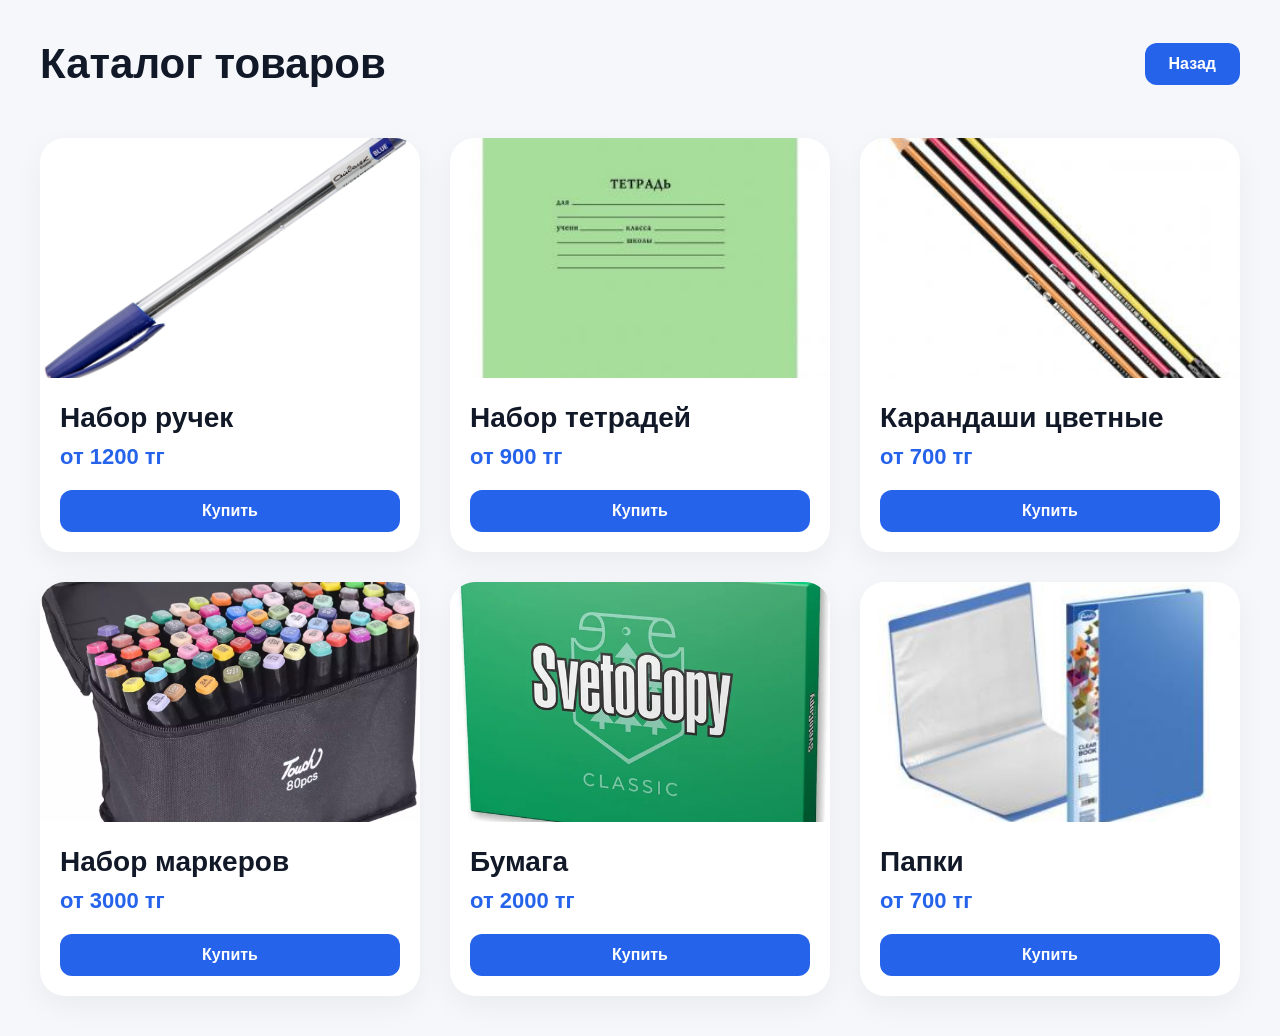
<file: catalog.html>
<!DOCTYPE html>
<html lang="ru">
<head>
    <meta charset="UTF-8">
    <meta name="viewport" content="width=device-width, initial-scale=1.0">
    <title>Stationery Market - Каталог</title>
    <link rel="stylesheet" href="catalog.css">
</head>
<body>

    <header>
        <h1>Каталог товаров</h1>
        <a href="index.html">
            <button>Назад</button>
        </a>
    </header>
    <section class="products">
        <div class="product-card">
            <img src="img/p2xkvrxjjoyqxgyn7vlqyecd6uqgcyab.jpg" alt="">
            <h2>Набор ручек</h2>
            <p>от 1200 тг</p>
            <button>Купить</button>
        </div>
        <div class="product-card">
            <img src="img/099-5882-330x330.jpg" alt="">
            <h2>Набор тетрадей</h2>
            <p>от 900 тг</p>
            <button>Купить</button>
        </div>
        <div class="product-card">
            <img src="img/044-91558-330x330.jpg" alt="">
            <h2>Карандаши цветные</h2>
            <p>от 700 тг</p>
            <button>Купить</button>
        </div>
        <div class="product-card">
            <img src="img/1.webp" alt="">
            <h2>Набор маркеров</h2>
            <p>от 3000 тг</p>
            <button>Купить</button>
        </div>
        <div class="product-card">
            <img src="img/201378851_w1280_h640_201378851.webp" alt="">
            <h2>Бумага</h2>
            <p>от 2000 тг</p>
            <button>Купить</button>
        </div>
        <div class="product-card">
            <img src="img/044-91198-330x330.jpg" alt="">
            <h2>Папки</h2>
            <p>от 700 тг</p>
            <button>Купить</button>
    </section>
</body>
</html>
</file>
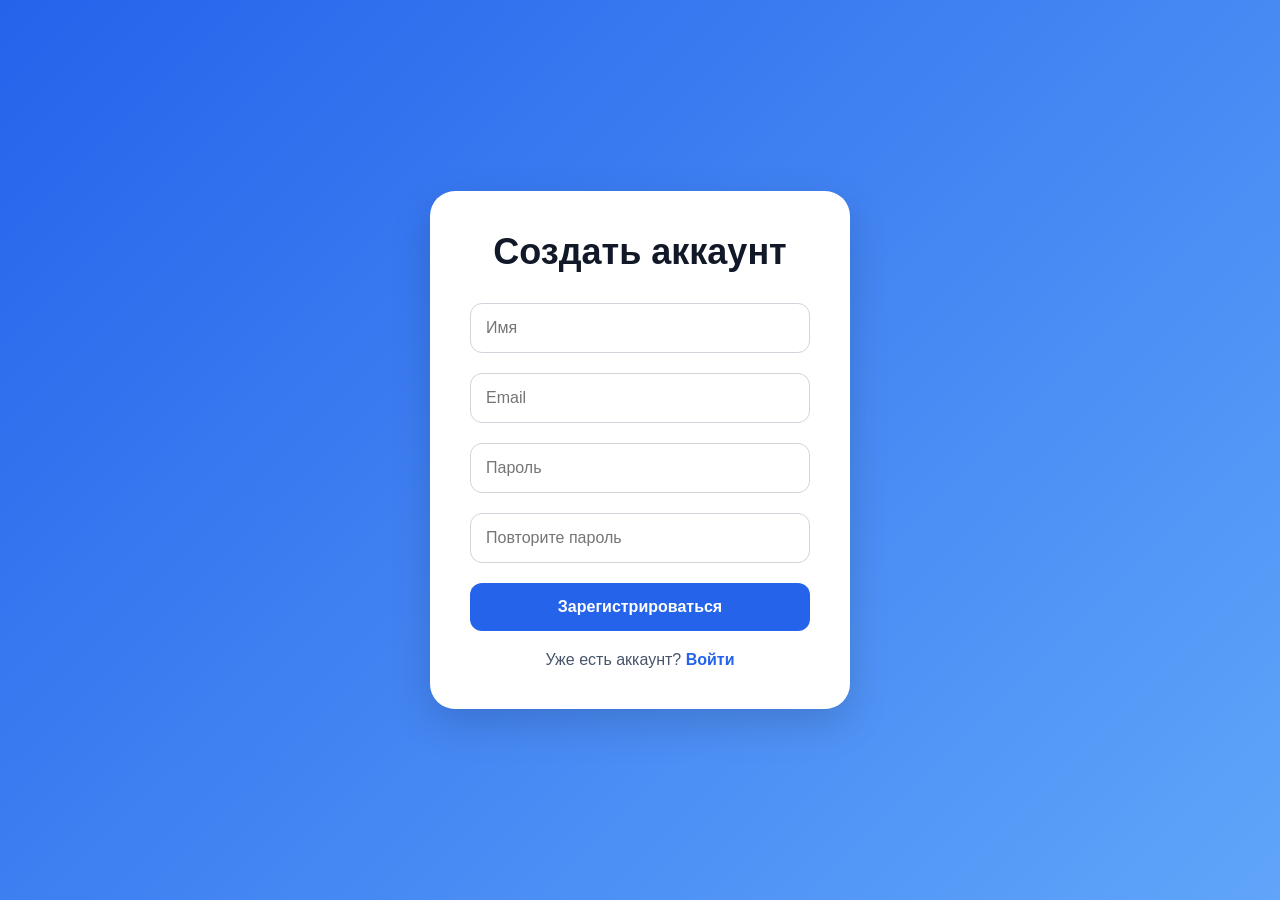
<file: register.html>
<!DOCTYPE html>
<html lang="ru">
<head>
<meta charset="UTF-8">
<meta name="viewport" content="width=device-width, initial-scale=1.0">
<title>Регистрация</title>
<link rel="stylesheet" href="register.css">
</head>
<body>
    <div class="register-container">
        <div class="register-box">
            <h1>Создать аккаунт</h1>
<form>
        <input type="text" placeholder="Имя">
        <input type="email" placeholder="Email">
        <input type="password" placeholder="Пароль">
        <input type="password" placeholder="Повторите пароль">
        <button type="submit">Зарегистрироваться</button>
</form>
<p>
Уже есть аккаунт?
<a href="#">Войти</a>
</p>

</div>
</div>

</body>
</html>
</file>
<file: catalog.css>
*{
margin:0;
padding:0;
box-sizing:border-box;
font-family:Arial,sans-serif;
}

body{
background:#f5f7fb;
padding:40px;
}

header{
display:flex;
justify-content:space-between;
align-items:center;
margin-bottom:50px;
}

h1{
font-size:42px;
color:#111827;
}

button{
padding:12px 24px;
border:none;
border-radius:12px;
background:#2563eb;
color:white;
font-size:16px;
font-weight:600;
cursor:pointer;
transition:0.3s;
}

button:hover{
background:#1d4ed8;
}

.products{
display:grid;
grid-template-columns:repeat(3,1fr);
gap:30px;
}

.product-card{
background:white;
border-radius:25px;
overflow:hidden;
box-shadow:0 10px 30px rgba(0,0,0,0.05);
transition:0.3s;
}

.product-card:hover{
transform:translateY(-5px);
}

.product-card img{
width:100%;
height:240px;
object-fit:cover;
}

.product-card h2{
padding:20px 20px 10px;
font-size:28px;
color:#111827;
}

.product-card p{
padding:0 20px 20px;
font-size:22px;
font-weight:700;
color:#2563eb;
}

.product-card button{
margin:0 20px 20px;
width:calc(100% - 40px);
}

@media(max-width:1000px){

.products{
grid-template-columns:1fr 1fr;
}

}

@media(max-width:700px){

.products{
grid-template-columns:1fr;
}

body{
padding:20px;
}

h1{
font-size:32px;
}

}
</file>
<file: register.css>
*{
margin:0;
padding:0;
box-sizing:border-box;
font-family:Arial,sans-serif;
}

body{
height:100vh;
display:flex;
justify-content:center;
align-items:center;
background:linear-gradient(135deg,#2563eb,#60a5fa);
}

.register-container{
width:100%;
display:flex;
justify-content:center;
align-items:center;
padding:20px;
}

.register-box{
width:420px;
background:white;
padding:40px;
border-radius:25px;
box-shadow:0 15px 40px rgba(0,0,0,0.15);
}

.register-box h1{
text-align:center;
margin-bottom:30px;
font-size:36px;
color:#111827;
}

form{
display:flex;
flex-direction:column;
gap:20px;
}

input{
padding:15px;
border:1px solid #d1d5db;
border-radius:12px;
font-size:16px;
outline:none;
transition:0.3s;
}

input:focus{
border-color:#2563eb;
}

button{
padding:15px;
border:none;
border-radius:12px;
background:#2563eb;
color:white;
font-size:16px;
font-weight:600;
cursor:pointer;
transition:0.3s;
}

button:hover{
background:#1d4ed8;
}

p{
margin-top:20px;
text-align:center;
color:#475569;
}

a{
text-decoration:none;
color:#2563eb;
font-weight:600;
}
</file>
